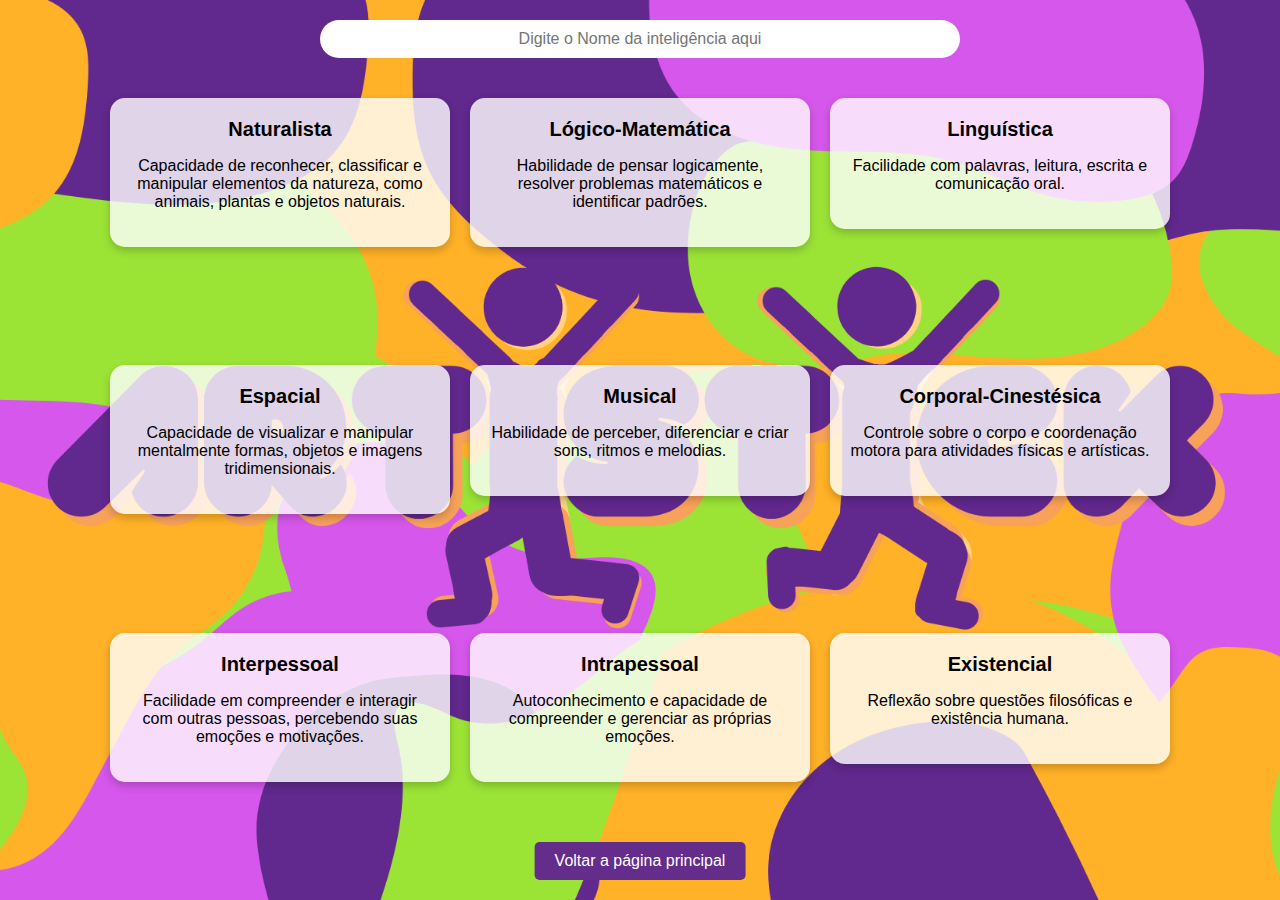
<file: Inteligencias.html>
<!DOCTYPE html>
<html lang="pt">
<head>
    <meta charset="UTF-8">
    <meta name="viewport" content="width=device-width, initial-scale=1.0">
    <title>Inteligências de Gardner</title>
    <link rel="stylesheet" href="inteligencias.css">
</head>
<body>
    <div class="search-container">
        <input type="text" id="search" placeholder="Digite o Nome da inteligência aqui">
    </div>

    <div class="cards-container">
        <div class="card">
            <div class="title">Naturalista</div>
            <p>Capacidade de reconhecer, classificar e manipular elementos da natureza, como animais, plantas e objetos naturais.</p>
        </div>
        <div class="card">
            <div class="title">Lógico-Matemática</div>
            <p>Habilidade de pensar logicamente, resolver problemas matemáticos e identificar padrões.</p>
        </div>
        <div class="card">
            <div class="title">Linguística</div>
            <p>Facilidade com palavras, leitura, escrita e comunicação oral.</p>
        </div>
        <div class="card">
            <div class="title">Espacial</div>
            <p>Capacidade de visualizar e manipular mentalmente formas, objetos e imagens tridimensionais.</p>
        </div>
        <div class="card">
            <div class="title">Musical</div>
            <p>Habilidade de perceber, diferenciar e criar sons, ritmos e melodias.</p>
        </div>
        <div class="card">
            <div class="title">Corporal-Cinestésica</div>
            <p>Controle sobre o corpo e coordenação motora para atividades físicas e artísticas.</p>
        </div>
        <div class="card">
            <div class="title">Interpessoal</div>
            <p>Facilidade em compreender e interagir com outras pessoas, percebendo suas emoções e motivações.</p>
        </div>
        <div class="card">
            <div class="title">Intrapessoal</div>
            <p>Autoconhecimento e capacidade de compreender e gerenciar as próprias emoções.</p>
        </div>
        <div class="card">
            <div class="title">Existencial</div>
            <p>Reflexão sobre questões filosóficas e existência humana.</p>
        </div>
    </div>

    <a href="index.html"><button>Voltar a página principal</button></a>

    <script src="inteligencias.js"></script>
</body>
</html>
</file>
<file: inteligencias.css>
body {
    font-family: Arial, sans-serif;
    margin: 0;
    text-align: center;
    background-image: url(imagens/Artistick.png);
    background-size: cover;
    background-position: center;
    background-repeat: no-repeat;
    background-attachment: fixed;
    min-height: 100vh;
    display: flex;
    flex-direction: column;
}

.search-container {
    margin: 20px;
    position: relative;
}

.search-container input {
    width: 50%;
    padding: 10px;
    border-radius: 20px;
    border: none;
    font-size: 16px;
    text-align: center;
}

.cards-container {
    display: flex;
    flex-wrap: wrap;
    justify-content: center;
    align-items: flex-start;
    gap: 20px;
    padding: 20px;
    flex: 1; 
}

.card {
    background: rgba(255, 255, 255, 0.8);
    color: #000;
    border-radius: 15px;
    padding: 20px;
    width: 300px;
    text-align: center;
    box-shadow: 0 4px 8px rgba(0, 0, 0, 0.2);
}

.title {
    font-size: 20px;
    font-weight: bold;
}

button {
    background: #642c8b;
    color: white;
    border: none;
    padding: 10px 20px;
    font-size: 1em;
    cursor: pointer;
    border-radius: 5px;
    position: fixed;
    bottom: 20px;
    left: 50%;
    transform: translateX(-50%);
    z-index: 1000;
}

button:hover {
    background: #9d42de;
}

@media (max-width: 768px) {
    .title {
        font-size: 2em;
    }
    button {
        font-size: 0.9em;
        padding: 8px 16px;
    }
}

@media (max-width: 480px) {
    .title {
        font-size: 1.8em;
    }
    button {
        font-size: 0.85em;
        padding: 7px 14px;
    }
}
</file>
